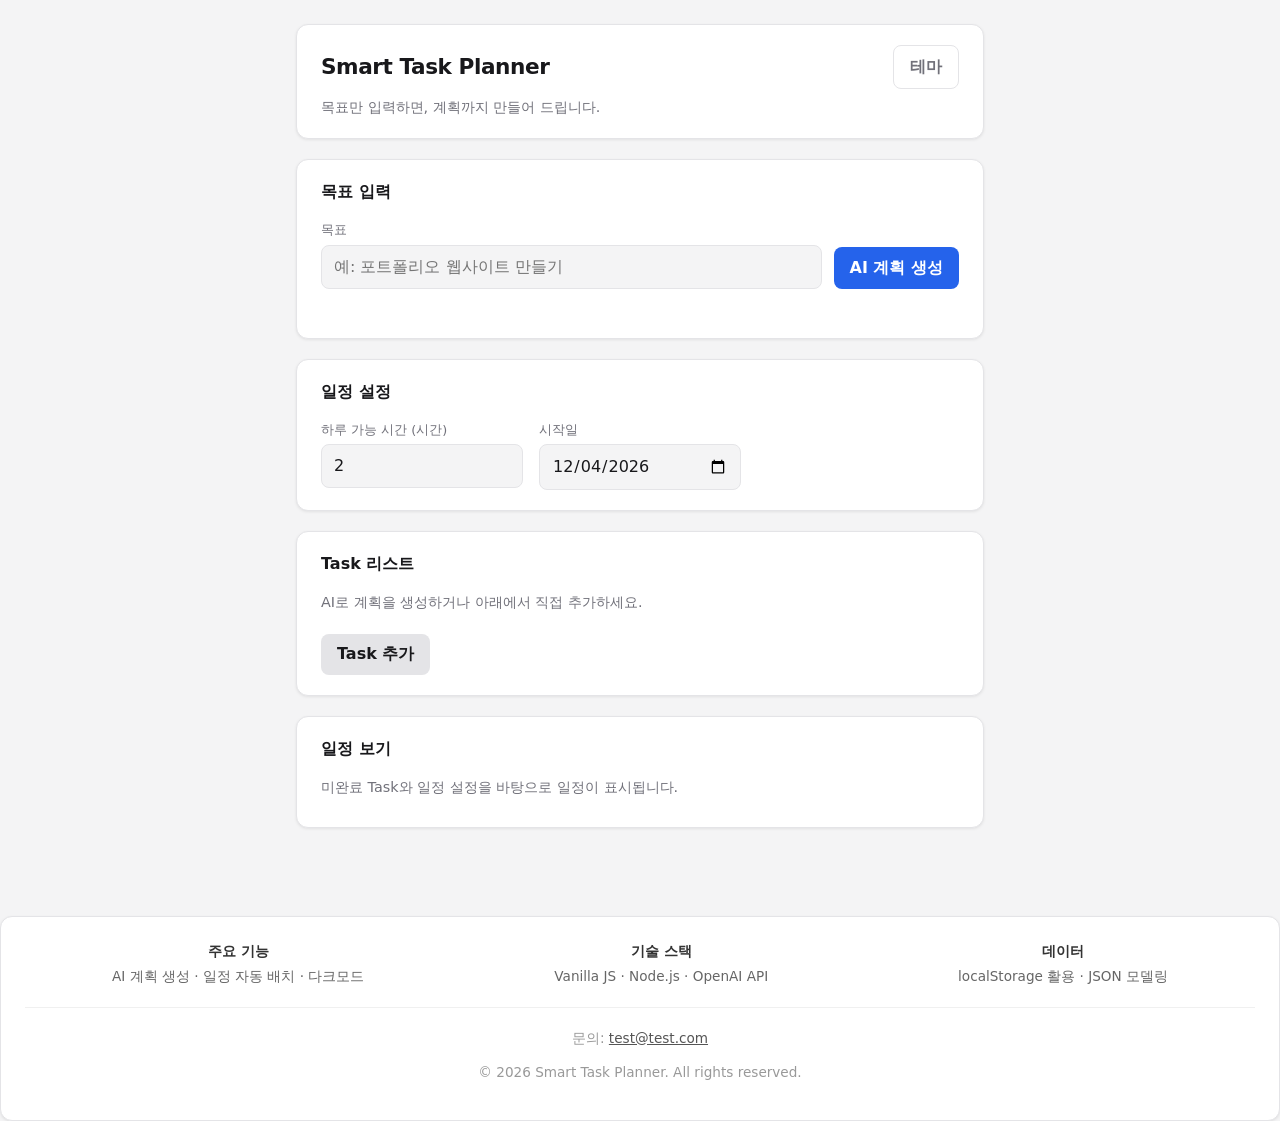
<file: index.html>
<!DOCTYPE html>
<html lang="ko">
  <head>
    <meta charset="UTF-8" />
    <meta name="viewport" content="width=device-width, initial-scale=1.0" />
    <title>Smart Task Planner</title>
    <link rel="stylesheet" href="style.css" />
  </head>
  <body>
    <div class="app">
      <header class="header card">
        <div class="header__top">
          <h1 class="header__title">Smart Task Planner</h1>
          <button type="button" class="btn btn--ghost" id="themeToggle" aria-label="테마 전환">
            테마
          </button>
        </div>
        <p class="header__tagline">목표만 입력하면, 계획까지 만들어 드립니다.</p>
      </header>

      <main class="main">
        <section class="card section" aria-labelledby="goal-heading">
          <h2 id="goal-heading" class="section__title">목표 입력</h2>
          <div class="field-row">
            <label class="field">
              <span class="field__label">목표</span>
              <input
                type="text"
                id="goalInput"
                class="input"
                placeholder="예: 포트폴리오 웹사이트 만들기"
                autocomplete="off"
              />
            </label>
            <button type="button" class="btn btn--primary" id="generateBtn">AI 계획 생성</button>
          </div>
          <p class="hint" id="aiStatus" role="status" aria-live="polite"></p>
        </section>

        <section class="card section" aria-labelledby="settings-heading">
          <h2 id="settings-heading" class="section__title">일정 설정</h2>
          <div class="settings-grid">
            <label class="field">
              <span class="field__label">하루 가능 시간 (시간)</span>
              <input type="number" id="dailyHours" class="input" min="0.5" max="24" step="0.5" value="2" />
            </label>
            <label class="field">
              <span class="field__label">시작일</span>
              <input type="date" id="startDate" class="input" />
            </label>
          </div>
        </section>

        <section class="card section" aria-labelledby="tasks-heading">
          <h2 id="tasks-heading" class="section__title">Task 리스트</h2>
          <ul class="task-list" id="taskList"></ul>
          <p class="empty" id="taskEmpty">AI로 계획을 생성하거나 아래에서 직접 추가하세요.</p>
          <button type="button" class="btn btn--secondary" id="addTaskBtn">Task 추가</button>
        </section>

        <section class="card section" aria-labelledby="schedule-heading">
          <h2 id="schedule-heading" class="section__title">일정 보기</h2>
          <div class="schedule" id="schedule"></div>
          <p class="empty" id="scheduleEmpty">미완료 Task와 일정 설정을 바탕으로 일정이 표시됩니다.</p>
        </section>
      </main>
    </div>


	<footer class="footer card">
	  <div class="footer__specs">
		<div class="spec-item"><strong>주요 기능</strong> <span>AI 계획 생성 · 일정 자동 배치 · 다크모드</span></div>
		<div class="spec-item"><strong>기술 스택</strong> <span>Vanilla JS · Node.js · OpenAI API</span></div>
		<div class="spec-item"><strong>데이터</strong> <span>localStorage 활용 · JSON 모델링</span></div>
	  </div>
	  
	  <div class="footer__bottom">
		<p class="footer__contact">문의: <a href="mailto:test@test.com">test@test.com</a></p>
		<p class="footer__copyright">&copy; 2026 Smart Task Planner. All rights reserved.</p>
	  </div>
	</footer>

    <script src="ai.js"></script>
    <script src="script.js"></script>
  </body>
</html>
</file>
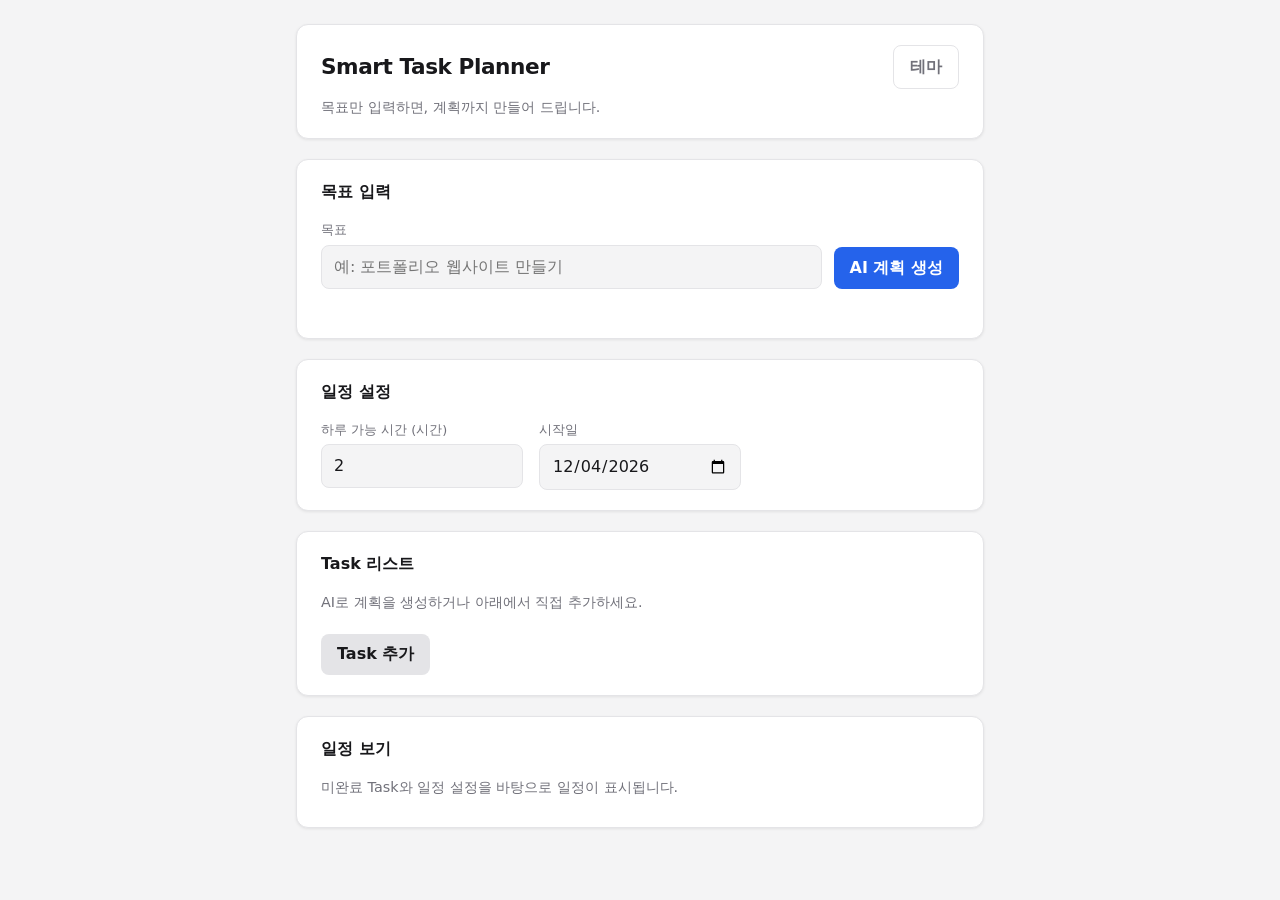
<file: index_1.html>
<!DOCTYPE html>
<html lang="ko">
  <head>
    <meta charset="UTF-8" />
    <meta name="viewport" content="width=device-width, initial-scale=1.0" />
    <title>Smart Task Planner</title>
    <link rel="stylesheet" href="style.css" />
  </head>
  <body>
    <div class="app">
      <header class="header card">
        <div class="header__top">
          <h1 class="header__title">Smart Task Planner</h1>
          <button type="button" class="btn btn--ghost" id="themeToggle" aria-label="테마 전환">
            테마
          </button>
        </div>
        <p class="header__tagline">목표만 입력하면, 계획까지 만들어 드립니다.</p>
      </header>

      <main class="main">
        <section class="card section" aria-labelledby="goal-heading">
          <h2 id="goal-heading" class="section__title">목표 입력</h2>
          <div class="field-row">
            <label class="field">
              <span class="field__label">목표</span>
              <input
                type="text"
                id="goalInput"
                class="input"
                placeholder="예: 포트폴리오 웹사이트 만들기"
                autocomplete="off"
              />
            </label>
            <button type="button" class="btn btn--primary" id="generateBtn">AI 계획 생성</button>
          </div>
          <p class="hint" id="aiStatus" role="status" aria-live="polite"></p>
        </section>

        <section class="card section" aria-labelledby="settings-heading">
          <h2 id="settings-heading" class="section__title">일정 설정</h2>
          <div class="settings-grid">
            <label class="field">
              <span class="field__label">하루 가능 시간 (시간)</span>
              <input type="number" id="dailyHours" class="input" min="0.5" max="24" step="0.5" value="2" />
            </label>
            <label class="field">
              <span class="field__label">시작일</span>
              <input type="date" id="startDate" class="input" />
            </label>
          </div>
        </section>

        <section class="card section" aria-labelledby="tasks-heading">
          <h2 id="tasks-heading" class="section__title">Task 리스트</h2>
          <ul class="task-list" id="taskList"></ul>
          <p class="empty" id="taskEmpty">AI로 계획을 생성하거나 아래에서 직접 추가하세요.</p>
          <button type="button" class="btn btn--secondary" id="addTaskBtn">Task 추가</button>
        </section>

        <section class="card section" aria-labelledby="schedule-heading">
          <h2 id="schedule-heading" class="section__title">일정 보기</h2>
          <div class="schedule" id="schedule"></div>
          <p class="empty" id="scheduleEmpty">미완료 Task와 일정 설정을 바탕으로 일정이 표시됩니다.</p>
        </section>
      </main>
    </div>

    <script src="ai.js"></script>
    <script src="script.js"></script>
  </body>
</html>
</file>
<file: style.css>
:root {
  --bg: #f4f4f5;
  --surface: #ffffff;
  --text: #18181b;
  --muted: #71717a;
  --border: #e4e4e7;
  --accent: #2563eb;
  --accent-hover: #1d4ed8;
  --danger: #dc2626;
  --radius: 12px;
  --shadow: 0 1px 3px rgb(0 0 0 / 0.08);
  --font: system-ui, -apple-system, "Segoe UI", Roboto, "Noto Sans KR", sans-serif;
}

[data-theme="dark"] {
  --bg: #09090b;
  --surface: #18181b;
  --text: #fafafa;
  --muted: #a1a1aa;
  --border: #27272a;
  --accent: #3b82f6;
  --accent-hover: #60a5fa;
  --danger: #f87171;
  --shadow: 0 1px 3px rgb(0 0 0 / 0.35);
}

@media (prefers-color-scheme: dark) {
  :root:not([data-theme="light"]) {
    --bg: #09090b;
    --surface: #18181b;
    --text: #fafafa;
    --muted: #a1a1aa;
    --border: #27272a;
    --accent: #3b82f6;
    --accent-hover: #60a5fa;
    --danger: #f87171;
    --shadow: 0 1px 3px rgb(0 0 0 / 0.35);
  }
}

*,
*::before,
*::after {
  box-sizing: border-box;
}

body {
  margin: 0;
  min-height: 100vh;
  font-family: var(--font);
  background: var(--bg);
  color: var(--text);
  line-height: 1.5;
}

.app {
  max-width: 720px;
  margin: 0 auto;
  padding: 1.5rem 1rem 3rem;
}

.card {
  background: var(--surface);
  border: 1px solid var(--border);
  border-radius: var(--radius);
  box-shadow: var(--shadow);
  padding: 1.25rem 1.5rem;
}

.header {
  margin-bottom: 1.25rem;
}

.header__top {
  display: flex;
  align-items: center;
  justify-content: space-between;
  gap: 1rem;
}

.header__title {
  margin: 0;
  font-size: 1.35rem;
  font-weight: 700;
  letter-spacing: -0.02em;
}

.header__tagline {
  margin: 0.5rem 0 0;
  font-size: 0.9rem;
  color: var(--muted);
}

.main {
  display: flex;
  flex-direction: column;
  gap: 1.25rem;
}

.section__title {
  margin: 0 0 1rem;
  font-size: 1rem;
  font-weight: 600;
}

.field-row {
  display: flex;
  flex-wrap: wrap;
  gap: 0.75rem;
  align-items: flex-end;
}

.field-row .field {
  flex: 1 1 200px;
}

.field {
  display: flex;
  flex-direction: column;
  gap: 0.35rem;
}

.field__label {
  font-size: 0.8rem;
  color: var(--muted);
  font-weight: 500;
}

.input {
  width: 100%;
  padding: 0.55rem 0.75rem;
  border: 1px solid var(--border);
  border-radius: 8px;
  background: var(--bg);
  color: var(--text);
  font: inherit;
}

.input:focus {
  outline: 2px solid var(--accent);
  outline-offset: 1px;
}

.btn {
  font: inherit;
  cursor: pointer;
  border: none;
  border-radius: 8px;
  padding: 0.55rem 1rem;
  font-weight: 600;
  white-space: nowrap;
}

.btn:disabled {
  opacity: 0.55;
  cursor: not-allowed;
}

.btn--primary {
  background: var(--accent);
  color: #fff;
}

.btn--primary:hover:not(:disabled) {
  background: var(--accent-hover);
}

.btn--secondary {
  background: var(--border);
  color: var(--text);
  margin-top: 0.75rem;
}

.btn--secondary:hover:not(:disabled) {
  filter: brightness(0.95);
}

[data-theme="dark"] .btn--secondary:hover:not(:disabled) {
  filter: brightness(1.15);
}

.btn--ghost {
  background: transparent;
  color: var(--muted);
  border: 1px solid var(--border);
}

.btn--ghost:hover:not(:disabled) {
  color: var(--text);
  border-color: var(--muted);
}

.btn--danger {
  background: transparent;
  color: var(--danger);
  padding: 0.35rem 0.5rem;
  font-size: 0.85rem;
}

.hint {
  margin: 0.75rem 0 0;
  font-size: 0.85rem;
  color: var(--muted);
  min-height: 1.25em;
}

.hint--error {
  color: var(--danger);
}

.settings-grid {
  display: grid;
  grid-template-columns: repeat(auto-fill, minmax(160px, 1fr));
  gap: 1rem;
}

.task-list {
  list-style: none;
  margin: 0;
  padding: 0;
  display: flex;
  flex-direction: column;
  gap: 0.65rem;
}

.task-item {
  display: grid;
  grid-template-columns: auto 1fr 5rem auto;
  gap: 0.5rem;
  align-items: center;
  padding: 0.65rem 0.75rem;
  border: 1px solid var(--border);
  border-radius: 8px;
  background: var(--bg);
}

@media (max-width: 540px) {
  .task-item {
    grid-template-columns: auto 1fr;
    grid-template-rows: auto auto;
  }

  .task-item__hours {
    grid-column: 2;
  }

  .task-item__delete {
    grid-column: 2;
    justify-self: end;
  }
}

.task-item--done .task-item__title {
  text-decoration: line-through;
  color: var(--muted);
}

.task-item__check {
  width: 1.15rem;
  height: 1.15rem;
  accent-color: var(--accent);
}

.task-item__title {
  min-width: 0;
}

.task-item__hours {
  width: 100%;
}

.schedule {
  display: flex;
  flex-direction: column;
  gap: 0.75rem;
}

.schedule-day {
  border: 1px solid var(--border);
  border-radius: 8px;
  padding: 0.75rem 1rem;
  background: var(--bg);
}

.schedule-day__date {
  margin: 0 0 0.35rem;
  font-size: 0.85rem;
  font-weight: 600;
  color: var(--muted);
}

.schedule-day__task {
  margin: 0;
  font-size: 0.95rem;
}

.schedule-day__hours {
  font-size: 0.8rem;
  color: var(--muted);
  margin-top: 0.25rem;
}

.empty {
  margin: 0 0 0.5rem;
  font-size: 0.9rem;
  color: var(--muted);
}

.empty--hidden {
  display: none;
}



.footer {
  margin-top: 40px;
  padding: 24px;
  background-color: #ffffff; /* 기존 카드 배경색에 맞춤 */
}

/* 기술명세서 영역: 가로 배치 */
.footer__specs {
  display: flex;
  justify-content: space-around;
  flex-wrap: wrap;
  gap: 16px;
  padding-bottom: 20px;
  border-bottom: 1px solid #f0f0f0;
  margin-bottom: 20px;
  text-align:center;
}

.spec-item {
  font-size: 0.85rem;
  color: #666;
  text-align: center;
}

.spec-item strong {
  display: block;
  color: #333;
  margin-bottom: 4px;
  font-size: 0.9rem;
}

/* 하단 연락처 및 카피라이트 */
.footer__bottom {
  text-align: center;
  font-size: 0.85rem;
  color: #999;
}

.footer__contact {
  margin-bottom: 8px;
}

.footer__contact a {
  color: #555;
  text-decoration: underline;
}
.footer__copyright{
	text-align:center;
}

/* 모바일 대응: 화면이 좁아지면 세로로 정렬 */
@media (max-width: 600px) {
  .footer__specs {
    flex-direction: column;
    align-items: flex-start;
    gap: 12px;
	text-align:center;
  }
  .spec-item {
    text-align: left;
  }
  .spec-item strong {
    display: inline-block;
    margin-right: 8px;
  }
}
</file>
